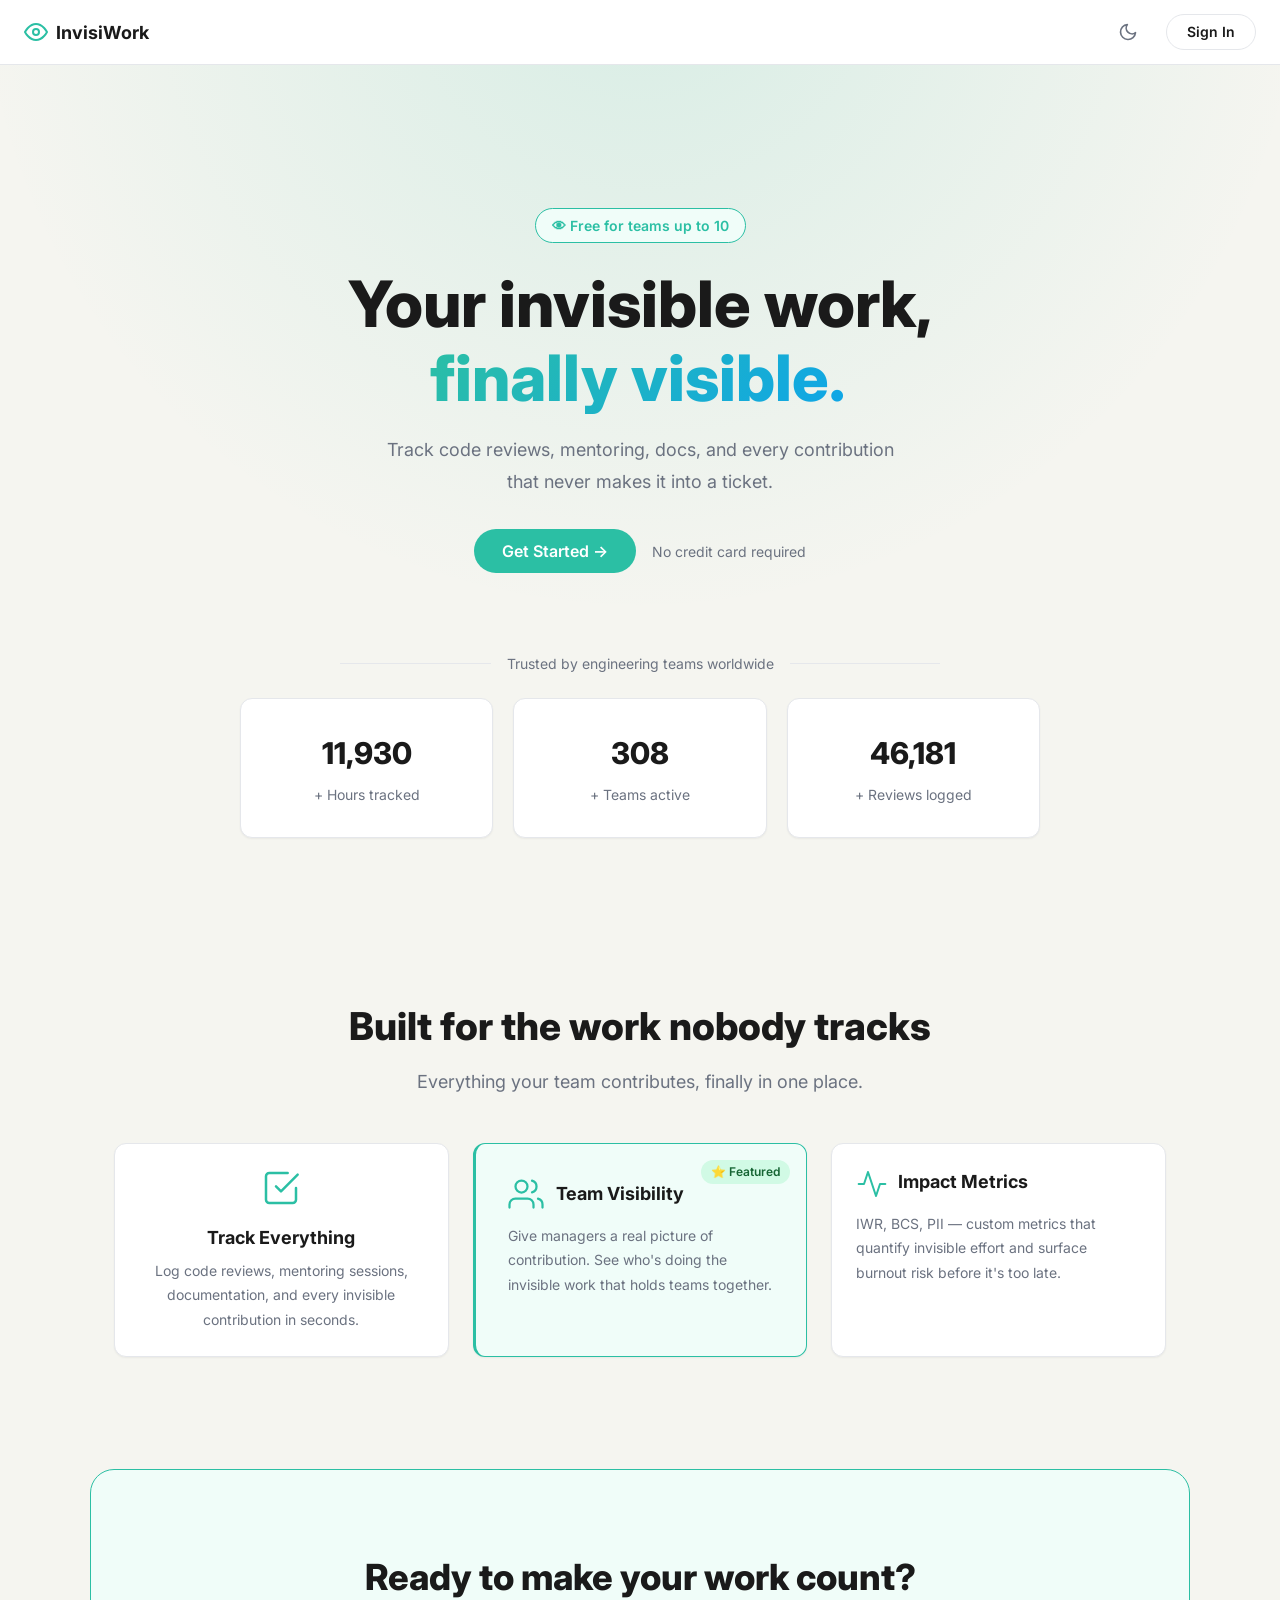
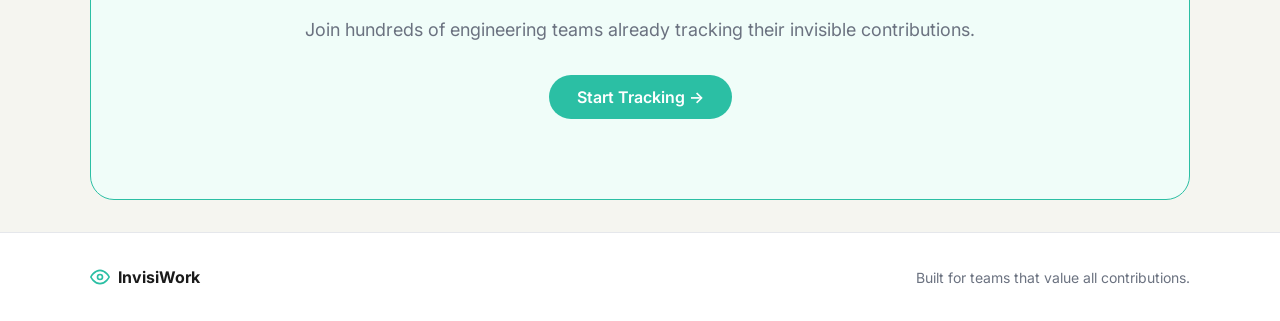
<file: invisiwork/index.html>
<!DOCTYPE html>
<html lang="en">

<head>
  <script>
    // Anti-flicker script: Apply dark mode immediately before page renders
    (function() {
      const savedTheme = localStorage.getItem('invisiwork-theme');
      const prefersDark = window.matchMedia('(prefers-color-scheme: dark)').matches;
      if (savedTheme === 'dark' || (savedTheme === null && prefersDark)) {
        document.documentElement.classList.add('dark');
      }
    })();
  </script>
  <meta charset="UTF-8">
  <meta name="viewport" content="width=device-width, initial-scale=1.0">
  <meta name="description"
    content="InvisiWork — Track invisible developer work like code reviews, mentoring, debugging, and every contribution that never makes it into a ticket.">
  <title>InvisiWork | Make Your Invisible Work Visible</title>

  <!-- CSS (order matters) -->
  <link rel="stylesheet" href="css/variables.css">
  <link rel="stylesheet" href="css/base.css">
  <link rel="stylesheet" href="css/components.css">
  <link rel="stylesheet" href="css/navbar.css">
  <link rel="stylesheet" href="css/landing.css">
</head>

<body>
  <!-- Skip Link -->
  <a href="#main-content" class="skip-link">Skip to main content</a>

  <!-- ═══ NAVBAR (Landing Variant) ═══ -->
  <nav class="navbar" role="navigation" aria-label="Main navigation">
    <a href="index.html" class="navbar__brand">
      <svg width="24" height="24" viewBox="0 0 24 24" fill="none" stroke="var(--color-primary)" stroke-width="2"
        stroke-linecap="round" stroke-linejoin="round" aria-hidden="true">
        <path d="M1 12s4-8 11-8 11 8 11 8-4 8-11 8-11-8-11-8z"></path>
        <circle cx="12" cy="12" r="3"></circle>
      </svg>
      <span class="navbar__brand-name">InvisiWork</span>
    </a>
    <div class="navbar__right">
      <button id="theme-toggle" class="navbar__theme-toggle" aria-label="Switch to dark mode"></button>

      <!--
        FIX #8: "Sign In" now routes to get-started.html?mode=signin
        so returning users see the sign-in form, not the signup form.
        "Get Started" (signup) is a separate CTA in the hero section.
      -->
      <a href="get-started.html?mode=signin" class="btn btn--outline">Sign In</a>
    </div>
  </nav>

  <!-- ═══ MAIN CONTENT ═══ -->
  <main id="main-content">

    <!-- ── HERO SECTION ── -->
    <section class="hero animate-section">
      <div class="hero__container">
        <span class="hero__pill">👁 Free for teams up to 10</span>
        <h1 class="hero__title">
          <span class="hero__title--dark">Your invisible work,</span><br>
          <span class="hero__title--teal">finally visible.</span>
        </h1>
        <p class="hero__sub">Track code reviews, mentoring, docs, and every contribution that never makes it into a
          ticket.</p>
        <div class="hero__cta">
          <!-- This CTA is for new users — routes to signup (no mode param) -->
          <a href="get-started.html" class="btn btn--primary btn--lg">Get Started →</a>
          <span class="hero__cta-note">No credit card required</span>
        </div>
      </div>
    </section>

    <!-- ── STATS ROW ── -->
    <section class="stats-row animate-section">
      <div class="stats-row__label-wrap">
        <span class="stats-row__line"></span>
        <p class="stats-row__label">Trusted by engineering teams worldwide</p>
        <span class="stats-row__line"></span>
      </div>
      <div class="stats-row__grid">
        <div class="card stat-card">
          <div class="stat-card__value" data-target="12400">0</div>
          <div class="stat-card__suffix">+ Hours tracked</div>
        </div>
        <div class="card stat-card">
          <div class="stat-card__value" data-target="320">0</div>
          <div class="stat-card__suffix">+ Teams active</div>
        </div>
        <div class="card stat-card">
          <div class="stat-card__value" data-target="48000">0</div>
          <div class="stat-card__suffix">+ Reviews logged</div>
        </div>
      </div>
    </section>

    <!-- ── FEATURES SECTION ── -->
    <section class="features animate-section">
      <h2 class="features__title">Built for the work nobody tracks</h2>
      <p class="features__sub">Everything your team contributes, finally in one place.</p>
      <div class="features__grid">

        <!-- Card 1 — Track Everything -->
        <div class="card feature-card feature-card--center">
          <div class="feature-card__icon">
            <svg width="40" height="40" viewBox="0 0 24 24" fill="none" stroke="var(--color-primary)" stroke-width="1.5"
              stroke-linecap="round" stroke-linejoin="round" aria-hidden="true">
              <path d="M9 11l3 3L22 4"></path>
              <path d="M21 12v7a2 2 0 0 1-2 2H5a2 2 0 0 1-2-2V5a2 2 0 0 1 2-2h11"></path>
            </svg>
          </div>
          <h3>Track Everything</h3>
          <p>Log code reviews, mentoring sessions, documentation, and every invisible contribution in seconds.</p>
        </div>

        <!-- Card 2 — Team Visibility (Featured) -->
        <div class="card card--teal card--featured feature-card feature-card--featured">
          <span class="feature-card__featured-badge">⭐ Featured</span>
          <div class="feature-card__header-row">
            <svg width="36" height="36" viewBox="0 0 24 24" fill="none" stroke="var(--color-primary)" stroke-width="1.5"
              stroke-linecap="round" stroke-linejoin="round" aria-hidden="true">
              <path d="M17 21v-2a4 4 0 0 0-4-4H5a4 4 0 0 0-4 4v2"></path>
              <circle cx="9" cy="7" r="4"></circle>
              <path d="M23 21v-2a4 4 0 0 0-3-3.87"></path>
              <path d="M16 3.13a4 4 0 0 1 0 7.75"></path>
            </svg>
            <h3>Team Visibility</h3>
          </div>
          <p>Give managers a real picture of contribution. See who's doing the invisible work that holds teams together.
          </p>
        </div>

        <!-- Card 3 — Impact Metrics -->
        <div class="card feature-card feature-card--icon-left">
          <div class="feature-card__header-row">
            <svg width="32" height="32" viewBox="0 0 24 24" fill="none" stroke="var(--color-primary)" stroke-width="1.5"
              stroke-linecap="round" stroke-linejoin="round" aria-hidden="true">
              <polyline points="22 12 18 12 15 21 9 3 6 12 2 12"></polyline>
            </svg>
            <h3>Impact Metrics</h3>
          </div>
          <p>IWR, BCS, PII — custom metrics that quantify invisible effort and surface burnout risk before it's too
            late.</p>
        </div>

      </div>
    </section>

    <!-- ── CTA SECTION ── -->
    <section class="cta-section animate-section">
      <h2>Ready to make your work count?</h2>
      <p>Join hundreds of engineering teams already tracking their invisible contributions.</p>
      <a href="get-started.html" class="btn btn--primary btn--lg">Start Tracking →</a>
    </section>

  </main>

  <!-- ═══ FOOTER ═══ -->
  <footer class="footer">
    <div class="footer__inner">
      <div class="footer__brand">
        <svg width="20" height="20" viewBox="0 0 24 24" fill="none" stroke="var(--color-primary)" stroke-width="2"
          stroke-linecap="round" stroke-linejoin="round" aria-hidden="true">
          <path d="M1 12s4-8 11-8 11 8 11 8-4 8-11 8-11-8-11-8z"></path>
          <circle cx="12" cy="12" r="3"></circle>
        </svg>
        <span class="footer__brand-name">InvisiWork</span>
      </div>
      <p class="footer__tagline">Built for teams that value all contributions.</p>
    </div>
  </footer>

  <!-- ═══ SCRIPTS ═══ -->
  <script src="js/theme.js" type="module"></script>
  <script src="js/navbar.js" type="module"></script>

  <!-- Landing page animations (inline, runs after DOM) -->
  <script type="module">
    import { countUp } from './js/utils.js';

    document.addEventListener('DOMContentLoaded', () => {
      // Stagger animate-in for sections
      const sections = document.querySelectorAll('.animate-section');
      sections.forEach((section, i) => {
        setTimeout(() => {
          section.classList.add('animate-in');
        }, i * 200);
      });

      // Count-up stats after 600ms
      setTimeout(() => {
        const statValues = document.querySelectorAll('.stat-card__value');
        statValues.forEach(el => {
          const target = parseInt(el.getAttribute('data-target'), 10);
          countUp(el, target, 1500);
        });
      }, 600);
    });
  </script>
  <div id="toast-container" class="toast-container"></div>
</body>

</html>
</file>
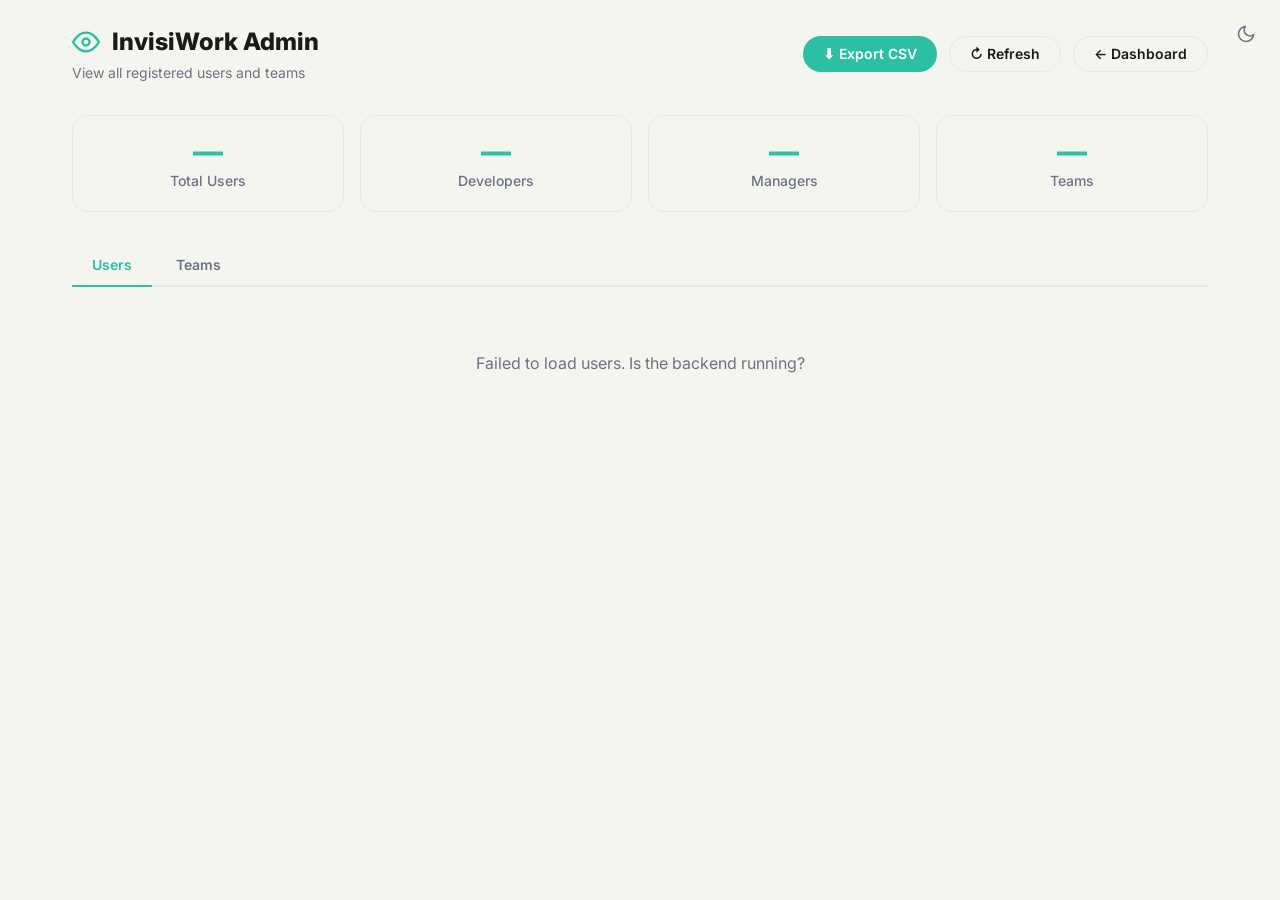
<file: invisiwork/admin.html>
<!DOCTYPE html>
<html lang="en">

<head>
  <script>
    (function() {
      const savedTheme = localStorage.getItem('invisiwork-theme');
      const prefersDark = window.matchMedia('(prefers-color-scheme: dark)').matches;
      if (savedTheme === 'dark' || (savedTheme === null && prefersDark)) {
        document.documentElement.classList.add('dark');
      }
    })();
  </script>
  <meta charset="UTF-8">
  <meta name="viewport" content="width=device-width, initial-scale=1.0">
  <meta name="description" content="InvisiWork — Admin panel to view all registered users and teams.">
  <title>InvisiWork | Admin Panel</title>

  <link rel="stylesheet" href="css/variables.css">
  <link rel="stylesheet" href="css/base.css">
  <link rel="stylesheet" href="css/components.css">

  <style>
    .admin {
      min-height: 100vh;
      background: var(--color-bg);
      padding: var(--space-6) var(--space-8);
      max-width: 1200px;
      margin: 0 auto;
    }

    .admin__header {
      display: flex;
      align-items: center;
      justify-content: space-between;
      margin-bottom: var(--space-8);
      flex-wrap: wrap;
      gap: var(--space-4);
    }

    .admin__header-left {
      display: flex;
      align-items: center;
      gap: var(--space-3);
    }

    .admin__header-left svg {
      color: var(--color-primary);
    }

    .admin__header h1 {
      font-size: var(--font-size-2xl);
      font-weight: var(--font-weight-extrabold);
      color: var(--color-text);
      margin: 0;
    }

    .admin__header p {
      color: var(--color-text-muted);
      font-size: var(--font-size-sm);
      margin: 2px 0 0;
    }

    .admin__actions {
      display: flex;
      gap: var(--space-3);
      flex-wrap: wrap;
    }

    /* ── Stats Row ── */
    .admin__stats {
      display: grid;
      grid-template-columns: repeat(auto-fit, minmax(200px, 1fr));
      gap: var(--space-4);
      margin-bottom: var(--space-8);
    }

    .stat-card {
      background: var(--color-surface);
      border: 1px solid var(--color-border);
      border-radius: var(--radius-lg);
      padding: var(--space-5) var(--space-6);
      text-align: center;
    }

    .stat-card__value {
      font-size: var(--font-size-3xl);
      font-weight: var(--font-weight-extrabold);
      color: var(--color-primary);
      line-height: 1;
      margin-bottom: var(--space-1);
    }

    .stat-card__label {
      font-size: var(--font-size-sm);
      color: var(--color-text-muted);
      font-weight: var(--font-weight-medium);
    }

    /* ── Tabs ── */
    .admin__tabs {
      display: flex;
      gap: var(--space-1);
      margin-bottom: var(--space-6);
      border-bottom: 2px solid var(--color-border);
    }

    .admin__tab {
      padding: var(--space-3) var(--space-5);
      font-size: var(--font-size-sm);
      font-weight: var(--font-weight-semibold);
      color: var(--color-text-muted);
      background: none;
      border: none;
      cursor: pointer;
      border-bottom: 2px solid transparent;
      margin-bottom: -2px;
      transition: all 0.2s ease;
    }

    .admin__tab:hover {
      color: var(--color-text);
    }

    .admin__tab--active {
      color: var(--color-primary);
      border-bottom-color: var(--color-primary);
    }

    /* ── Table ── */
    .admin__table-wrap {
      background: var(--color-surface);
      border: 1px solid var(--color-border);
      border-radius: var(--radius-lg);
      overflow-x: auto;
    }

    .admin__table {
      width: 100%;
      border-collapse: collapse;
      font-size: var(--font-size-sm);
    }

    .admin__table thead {
      background: var(--color-bg);
    }

    .admin__table th {
      padding: var(--space-3) var(--space-4);
      text-align: left;
      font-weight: var(--font-weight-semibold);
      color: var(--color-text-muted);
      font-size: var(--font-size-xs);
      text-transform: uppercase;
      letter-spacing: 0.05em;
      border-bottom: 1px solid var(--color-border);
      white-space: nowrap;
    }

    .admin__table td {
      padding: var(--space-3) var(--space-4);
      color: var(--color-text);
      border-bottom: 1px solid var(--color-border);
      white-space: nowrap;
    }

    .admin__table tbody tr:hover {
      background: var(--color-primary-light);
    }

    .admin__table tbody tr:last-child td {
      border-bottom: none;
    }

    /* ── Role Badge ── */
    .badge {
      display: inline-block;
      padding: 2px 10px;
      border-radius: 999px;
      font-size: var(--font-size-xs);
      font-weight: var(--font-weight-semibold);
      text-transform: capitalize;
    }

    .badge--developer {
      background: rgba(99, 179, 237, 0.15);
      color: #63b3ed;
    }

    .badge--manager {
      background: rgba(72, 187, 120, 0.15);
      color: #48bb78;
    }

    /* ── Team Code Badge ── */
    .team-code {
      font-family: 'SF Mono', 'Fira Code', monospace;
      font-size: var(--font-size-xs);
      background: var(--color-bg);
      padding: 2px 8px;
      border-radius: var(--radius-sm);
      border: 1px solid var(--color-border);
      letter-spacing: 0.1em;
    }

    .team-code--none {
      color: var(--color-text-muted);
      font-style: italic;
      font-family: inherit;
      background: none;
      border: none;
      padding: 0;
      letter-spacing: normal;
    }

    /* ── Loading ── */
    .admin__loading {
      text-align: center;
      padding: var(--space-10);
      color: var(--color-text-muted);
    }

    /* ── Empty State ── */
    .admin__empty {
      text-align: center;
      padding: var(--space-10);
      color: var(--color-text-muted);
    }

    /* ── Theme Toggle ── */
    .admin__theme-toggle {
      position: fixed;
      top: var(--space-4);
      right: var(--space-4);
      background: none;
      border: none;
      padding: var(--space-2);
      color: var(--color-text-muted);
      border-radius: var(--radius-sm);
      cursor: pointer;
      z-index: 10;
    }

    .admin__theme-toggle:hover {
      color: var(--color-primary);
      background: var(--color-primary-light);
    }

    /* ── Responsive ── */
    @media (max-width: 768px) {
      .admin { padding: var(--space-4); }
      .admin__header { flex-direction: column; align-items: flex-start; }
    }
  </style>
</head>

<body>
  <button id="theme-toggle" class="admin__theme-toggle" aria-label="Switch to dark mode"></button>

  <div class="admin">

    <!-- Header -->
    <div class="admin__header">
      <div>
        <div class="admin__header-left">
          <svg width="28" height="28" viewBox="0 0 24 24" fill="none" stroke="currentColor" stroke-width="2"
            stroke-linecap="round" stroke-linejoin="round">
            <path d="M1 12s4-8 11-8 11 8 11 8-4 8-11 8-11-8-11-8z"></path>
            <circle cx="12" cy="12" r="3"></circle>
          </svg>
          <h1>InvisiWork Admin</h1>
        </div>
        <p>View all registered users and teams</p>
      </div>
      <div class="admin__actions">
        <button id="export-csv-btn" class="btn btn--primary btn--sm">
          ⬇ Export CSV
        </button>
        <button id="refresh-btn" class="btn btn--outline btn--sm">
          ↻ Refresh
        </button>
        <a href="dashboard.html" class="btn btn--outline btn--sm" style="text-decoration:none">
          ← Dashboard
        </a>
      </div>
    </div>

    <!-- Stats -->
    <div class="admin__stats">
      <div class="stat-card">
        <div class="stat-card__value" id="stat-users">—</div>
        <div class="stat-card__label">Total Users</div>
      </div>
      <div class="stat-card">
        <div class="stat-card__value" id="stat-developers">—</div>
        <div class="stat-card__label">Developers</div>
      </div>
      <div class="stat-card">
        <div class="stat-card__value" id="stat-managers">—</div>
        <div class="stat-card__label">Managers</div>
      </div>
      <div class="stat-card">
        <div class="stat-card__value" id="stat-teams">—</div>
        <div class="stat-card__label">Teams</div>
      </div>
    </div>

    <!-- Tabs -->
    <div class="admin__tabs">
      <button class="admin__tab admin__tab--active" data-tab="users">Users</button>
      <button class="admin__tab" data-tab="teams">Teams</button>
    </div>

    <!-- Users Table -->
    <div id="users-panel">
      <div class="admin__loading" id="users-loading">Loading users...</div>
      <div class="admin__table-wrap" id="users-table-wrap" style="display:none">
        <table class="admin__table">
          <thead>
            <tr>
              <th>#</th>
              <th>Name</th>
              <th>Email</th>
              <th>Role</th>
              <th>Team Code</th>
              <th>Created</th>
              <th>Last Login</th>
            </tr>
          </thead>
          <tbody id="users-tbody"></tbody>
        </table>
      </div>
    </div>

    <!-- Teams Table -->
    <div id="teams-panel" style="display:none">
      <div class="admin__loading" id="teams-loading">Loading teams...</div>
      <div class="admin__table-wrap" id="teams-table-wrap" style="display:none">
        <table class="admin__table">
          <thead>
            <tr>
              <th>#</th>
              <th>Team Name</th>
              <th>Code</th>
              <th>Manager</th>
              <th>Members</th>
              <th>Created</th>
            </tr>
          </thead>
          <tbody id="teams-tbody"></tbody>
        </table>
      </div>
    </div>

  </div>

  <script src="js/theme.js" type="module"></script>
  <script type="module">
    const API = 'http://localhost:5000/api/admin';

    let usersData = [];
    let teamsData = [];

    async function loadUsers() {
      const loading = document.getElementById('users-loading');
      const wrap = document.getElementById('users-table-wrap');
      const tbody = document.getElementById('users-tbody');

      try {
        const res = await fetch(`${API}/users`);
        const data = await res.json();
        usersData = data.users || [];

        // Stats
        document.getElementById('stat-users').textContent = data.total;
        document.getElementById('stat-developers').textContent =
          usersData.filter(u => u.role === 'developer').length;
        document.getElementById('stat-managers').textContent =
          usersData.filter(u => u.role === 'manager').length;

        // Render table
        tbody.innerHTML = '';
        usersData.forEach((u, i) => {
          const tr = document.createElement('tr');
          tr.innerHTML = `
            <td>${i + 1}</td>
            <td><strong>${esc(u.name)}</strong></td>
            <td>${esc(u.email)}</td>
            <td><span class="badge badge--${u.role}">${u.role}</span></td>
            <td>${u.team_id ? `<span class="team-code">${esc(u.team_id)}</span>` : '<span class="team-code--none">No team</span>'}</td>
            <td>${formatDate(u.created_at)}</td>
            <td>${u.last_login ? formatDate(u.last_login) : '—'}</td>
          `;
          tbody.appendChild(tr);
        });

        loading.style.display = 'none';
        wrap.style.display = 'block';
      } catch (e) {
        loading.textContent = 'Failed to load users. Is the backend running?';
      }
    }

    async function loadTeams() {
      const loading = document.getElementById('teams-loading');
      const wrap = document.getElementById('teams-table-wrap');
      const tbody = document.getElementById('teams-tbody');

      try {
        const res = await fetch(`${API}/teams`);
        const data = await res.json();
        teamsData = data.teams || [];

        document.getElementById('stat-teams').textContent = data.total;

        tbody.innerHTML = '';
        teamsData.forEach((t, i) => {
          const tr = document.createElement('tr');
          tr.innerHTML = `
            <td>${i + 1}</td>
            <td><strong>${esc(t.name)}</strong></td>
            <td><span class="team-code">${esc(t.code)}</span></td>
            <td>${esc(t.manager_name)} (${esc(t.manager_email)})</td>
            <td>${t.member_count}</td>
            <td>${formatDate(t.created_at)}</td>
          `;
          tbody.appendChild(tr);
        });

        loading.style.display = 'none';
        wrap.style.display = 'block';
      } catch (e) {
        loading.textContent = 'Failed to load teams. Is the backend running?';
      }
    }

    // Tab switching
    document.querySelectorAll('.admin__tab').forEach(tab => {
      tab.addEventListener('click', () => {
        document.querySelectorAll('.admin__tab').forEach(t => t.classList.remove('admin__tab--active'));
        tab.classList.add('admin__tab--active');

        const target = tab.dataset.tab;
        document.getElementById('users-panel').style.display = target === 'users' ? 'block' : 'none';
        document.getElementById('teams-panel').style.display = target === 'teams' ? 'block' : 'none';
      });
    });

    // CSV Export
    document.getElementById('export-csv-btn').addEventListener('click', () => {
      window.open(`${API}/export/csv`, '_blank');
    });

    // Refresh
    document.getElementById('refresh-btn').addEventListener('click', () => {
      loadUsers();
      loadTeams();
    });

    // Helpers
    function esc(str) {
      if (!str) return '';
      const d = document.createElement('div');
      d.textContent = str;
      return d.innerHTML;
    }

    function formatDate(iso) {
      if (!iso) return '—';
      const d = new Date(iso);
      return d.toLocaleDateString('en-IN', {
        year: 'numeric', month: 'short', day: 'numeric',
        hour: '2-digit', minute: '2-digit'
      });
    }

    // Load on page open
    loadUsers();
    loadTeams();
  </script>
  <div id="toast-container" class="toast-container"></div>
</body>

</html>
</file>
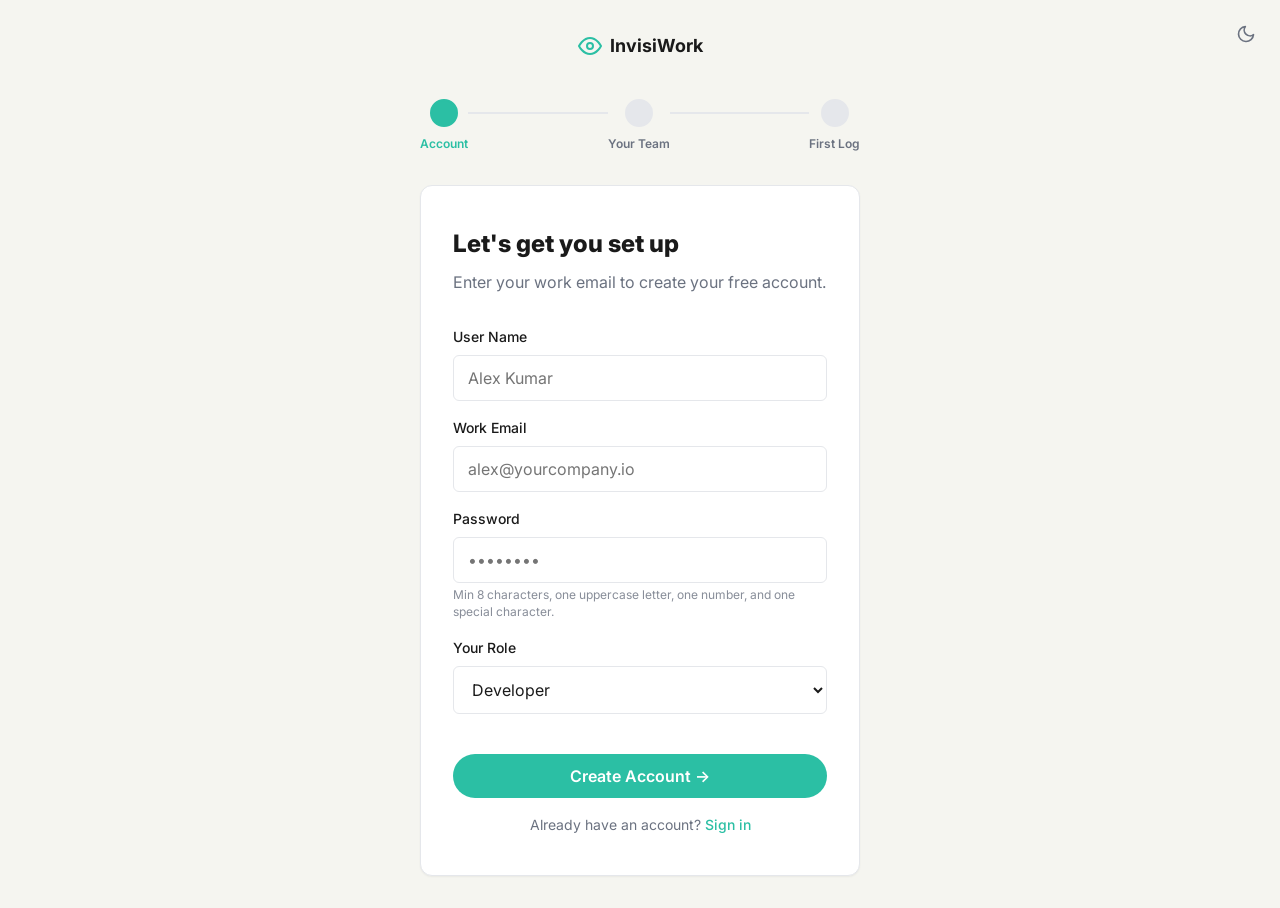
<file: invisiwork/get-started.html>
<!DOCTYPE html>
<html lang="en">

<head>
  <script>
    // Anti-flicker script: Apply dark mode immediately before page renders
    (function() {
      const savedTheme = localStorage.getItem('invisiwork-theme');
      const prefersDark = window.matchMedia('(prefers-color-scheme: dark)').matches;
      if (savedTheme === 'dark' || (savedTheme === null && prefersDark)) {
        document.documentElement.classList.add('dark');
      }
    })();
  </script>
  <meta charset="UTF-8">
  <meta name="viewport" content="width=device-width, initial-scale=1.0">
  <meta name="description"
    content="InvisiWork — Create your free account or sign in to continue tracking your invisible work contributions.">
  <title>InvisiWork | Get Started</title>

  <!-- CSS -->
  <link rel="stylesheet" href="css/variables.css">
  <link rel="stylesheet" href="css/base.css">
  <link rel="stylesheet" href="css/components.css">

  <style>
    /* ── Onboarding Page Specific Styles ── */
    .onboarding {
      min-height: 100vh;
      background: var(--color-bg);
      display: flex;
      flex-direction: column;
      align-items: center;
      padding: var(--space-8) var(--space-6);
    }

    .onboarding__logo {
      display: flex;
      align-items: center;
      gap: var(--space-2);
      text-decoration: none;
      margin-bottom: var(--space-10);
    }

    .onboarding__logo-text {
      font-weight: var(--font-weight-bold);
      font-size: var(--font-size-lg);
      color: var(--color-text);
    }

    /* ── Step Indicator ── */
    .steps {
      display: flex;
      align-items: center;
      justify-content: center;
      gap: 0;
      margin: 0 0 32px;
      width: 100%;
      max-width: 440px;
    }

    .step {
      display: flex;
      flex-direction: column;
      align-items: center;
      gap: 8px;
      font-size: var(--font-size-xs);
      font-weight: var(--font-weight-semibold);
      color: var(--color-text-muted);
    }

    .step__dot {
      width: 28px;
      height: 28px;
      border-radius: 50%;
      background: var(--color-border);
      border: 2px solid var(--color-border);
      display: block;
      transition: background var(--transition-base), border-color var(--transition-base);
    }

    .step--active .step__dot {
      background: var(--color-primary);
      border-color: var(--color-primary);
    }

    .step--active span {
      color: var(--color-primary);
    }

    .step__line {
      flex: 1;
      height: 2px;
      background: var(--color-border);
      min-width: 48px;
      align-self: flex-start;
      margin-top: 13px;
    }

    /* ── Card ── */
    .onboarding__card {
      max-width: 440px;
      width: 100%;
      margin: 0 auto;
      padding: var(--space-10) var(--space-8);
    }

    .onboarding__card h1 {
      font-size: var(--font-size-2xl);
      font-weight: var(--font-weight-extrabold);
      margin-bottom: var(--space-2);
      color: var(--color-text);
    }

    .onboarding__card .onboarding__sub {
      color: var(--color-text-muted);
      margin-bottom: var(--space-8);
      font-size: var(--font-size-base);
    }

    .onboarding__label {
      font-size: var(--font-size-sm);
      font-weight: var(--font-weight-medium);
      display: block;
      margin-bottom: var(--space-2);
      color: var(--color-text);
    }

    .onboarding__field {
      margin-bottom: var(--space-4);
    }

    /* ── FIX #8: Mode switcher at bottom of card ── */
    .onboarding__switch {
      text-align: center;
      margin-top: var(--space-4);
      font-size: var(--font-size-sm);
      color: var(--color-text-muted);
    }

    .onboarding__switch a {
      color: var(--color-primary);
      font-weight: var(--font-weight-medium);
    }

    .onboarding__switch a:hover {
      text-decoration: underline;
    }

    /* ── Divider between auth modes ── */
    .onboarding__divider {
      display: flex;
      align-items: center;
      gap: var(--space-3);
      margin: var(--space-6) 0;
    }

    .onboarding__divider::before,
    .onboarding__divider::after {
      content: '';
      flex: 1;
      height: 1px;
      background: var(--color-border);
    }

    .onboarding__divider span {
      font-size: var(--font-size-xs);
      color: var(--color-text-muted);
      white-space: nowrap;
    }

    /* ── Theme Toggle (top right corner) ── */
    .onboarding__theme-toggle {
      position: fixed;
      top: var(--space-4);
      right: var(--space-4);
      background: none;
      border: none;
      padding: var(--space-2);
      color: var(--color-text-muted);
      border-radius: var(--radius-sm);
      cursor: pointer;
      z-index: 10;
    }

    .onboarding__theme-toggle:hover {
      color: var(--color-primary);
      background: var(--color-primary-light);
    }

    /* ── Password Requirements Hint ── */
    .password-hint {
      font-size: var(--font-size-xs);
      color: var(--color-text-muted);
      margin-top: var(--space-1, 4px);
      line-height: 1.4;
      opacity: 0.8;
    }
  </style>
</head>

<body>
  <!-- Skip Link -->
  <a href="#main-content" class="skip-link">Skip to main content</a>

  <!-- Theme Toggle -->
  <button id="theme-toggle" class="onboarding__theme-toggle" aria-label="Switch to dark mode"></button>

  <div class="onboarding" id="main-content">

    <!-- Logo -->
    <a href="index.html" class="onboarding__logo">
      <svg width="24" height="24" viewBox="0 0 24 24" fill="none" stroke="var(--color-primary)" stroke-width="2"
        stroke-linecap="round" stroke-linejoin="round" aria-hidden="true">
        <path d="M1 12s4-8 11-8 11 8 11 8-4 8-11 8-11-8-11-8z"></path>
        <circle cx="12" cy="12" r="3"></circle>
      </svg>
      <span class="onboarding__logo-text">InvisiWork</span>
    </a>

    <!--
      FIX #8: Step indicator is hidden by onboarding.js when mode=signin.
      In signup mode it stays visible as before.
    -->
    <div class="steps">
      <div class="step step--active">
        <span class="step__dot"></span>
        <span>Account</span>
      </div>
      <div class="step__line"></div>
      <div class="step">
        <span class="step__dot"></span>
        <span>Your Team</span>
      </div>
      <div class="step__line"></div>
      <div class="step">
        <span class="step__dot"></span>
        <span>First Log</span>
      </div>
    </div>

    <!-- Card -->
    <div class="card onboarding__card">

      <!-- Heading + subtitle — swapped by onboarding.js in signin mode -->
      <h1>Let's get you set up</h1>
      <p class="onboarding__sub">Enter your work email to create your free account.</p>

      <!--
        FIX #8 + #12: Name field wrapped in a div so onboarding.js can
        hide the entire block (label + input + error) in signin mode.
        Also added id="name-error" for the validation message.
      -->
      <div class="onboarding__field" id="name-field">
        <label for="name" class="onboarding__label">User Name</label>
        <input id="name" type="text" class="input" placeholder="Alex Kumar" autocomplete="name">
        <p class="error-msg" id="name-error" style="display:none"></p>
      </div>

      <!-- Email field — shown in both modes -->
      <div class="onboarding__field">
        <label for="email" class="onboarding__label">Work Email</label>
        <input id="email" type="email" class="input" placeholder="alex@yourcompany.io" autocomplete="email">
        <p class="error-msg" id="email-error" style="display:none"></p>
      </div>

      <!-- Password field — shown in both modes -->
      <div class="onboarding__field">
        <label for="password" class="onboarding__label">Password</label>
        <input id="password" type="password" class="input" placeholder="••••••••" autocomplete="current-password">
        <p class="error-msg" id="password-error" style="display:none"></p>
        <p class="password-hint" id="password-hint">Min 8 characters, one uppercase letter, one number, and one special character.</p>
      </div>

      <!-- Role Selection -->
      <div class="onboarding__field" id="role-field">
        <label for="role" class="onboarding__label">Your Role</label>
        <select id="role" class="input">
          <option value="developer">Developer</option>
          <option value="manager">Manager / Team Lead</option>
        </select>
      </div>

      <button id="create-btn" class="btn btn--primary btn--full btn--lg" style="margin-top:var(--space-6)">
        Create Account →
      </button>

      <!--
        FIX #8: Switch-mode link.
        Text + href are swapped by onboarding.js when mode=signin:
          Signup  → "Already have an account? Sign in"
          Signin  → "Don't have an account? Sign up"
      -->
      <p class="onboarding__switch">
        <span id="switch-mode-text">Already have an account?</span>
        <a id="switch-mode-link" href="get-started.html?mode=signin">Sign in</a>
      </p>

    </div>
  </div>

  <!-- ═══ SCRIPTS ═══ -->
  <script src="js/theme.js" type="module"></script>
  <script src="js/onboarding.js" type="module"></script>
  <div id="toast-container" class="toast-container"></div>
</body>

</html>
</file>
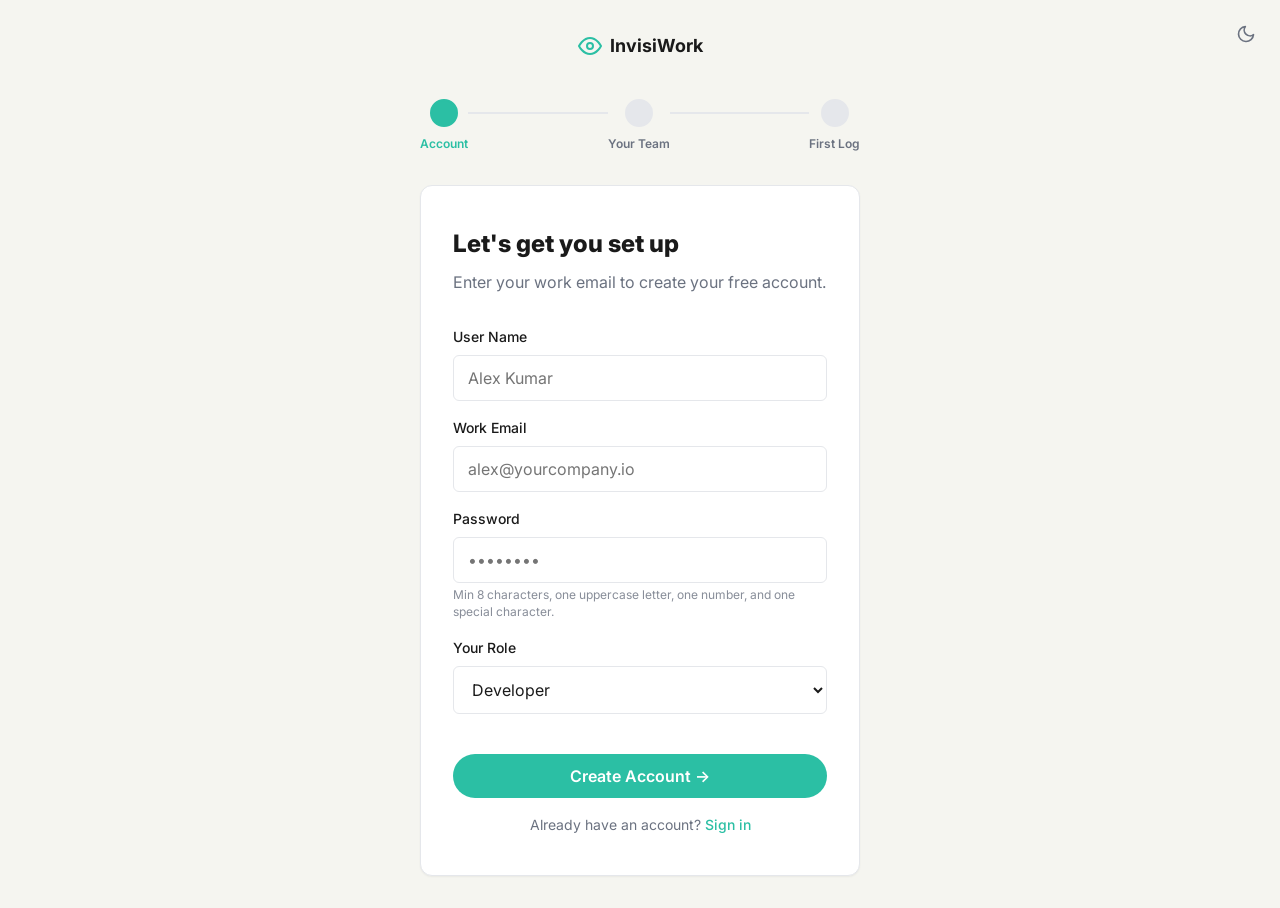
<file: invisiwork/join-team.html>
<!DOCTYPE html>
<html lang="en">

<head>
  <script>
    // Anti-flicker script: Apply dark mode immediately before page renders
    (function() {
      const savedTheme = localStorage.getItem('invisiwork-theme');
      const prefersDark = window.matchMedia('(prefers-color-scheme: dark)').matches;
      if (savedTheme === 'dark' || (savedTheme === null && prefersDark)) {
        document.documentElement.classList.add('dark');
      }
    })();
  </script>
  <meta charset="UTF-8">
  <meta name="viewport" content="width=device-width, initial-scale=1.0">
  <meta name="description"
    content="InvisiWork — Join your team by entering the team code provided by your manager.">
  <title>InvisiWork | Join Team</title>

  <!-- CSS -->
  <link rel="stylesheet" href="css/variables.css">
  <link rel="stylesheet" href="css/base.css">
  <link rel="stylesheet" href="css/components.css">

  <style>
    .onboarding {
      min-height: 100vh;
      background: var(--color-bg);
      display: flex;
      flex-direction: column;
      align-items: center;
      padding: var(--space-8) var(--space-6);
    }

    .onboarding__logo {
      display: flex;
      align-items: center;
      gap: var(--space-2);
      text-decoration: none;
      margin-bottom: var(--space-10);
    }

    .onboarding__logo-text {
      font-weight: var(--font-weight-bold);
      font-size: var(--font-size-lg);
      color: var(--color-text);
    }

    /* ── Step Indicator ── */
    .steps {
      display: flex;
      align-items: center;
      justify-content: center;
      gap: 0;
      margin: 0 0 32px;
      width: 100%;
      max-width: 440px;
    }

    .step {
      display: flex;
      flex-direction: column;
      align-items: center;
      gap: 8px;
      font-size: var(--font-size-xs);
      font-weight: var(--font-weight-semibold);
      color: var(--color-text-muted);
    }

    .step__dot {
      width: 28px;
      height: 28px;
      border-radius: 50%;
      background: var(--color-border);
      border: 2px solid var(--color-border);
      display: block;
      transition: background var(--transition-base), border-color var(--transition-base);
    }

    .step--done .step__dot {
      background: var(--color-primary);
      border-color: var(--color-primary);
    }

    .step--done span { color: var(--color-primary); }

    .step--active .step__dot {
      background: transparent;
      border-color: var(--color-primary);
    }

    .step--active span { color: var(--color-primary); }

    .step__line {
      flex: 1;
      height: 2px;
      background: var(--color-border);
      min-width: 48px;
      align-self: flex-start;
      margin-top: 13px;
    }

    .step__line--done {
      background: var(--color-primary);
    }

    /* ── Card ── */
    .onboarding__card {
      max-width: 440px;
      width: 100%;
      margin: 0 auto;
      padding: var(--space-10) var(--space-8);
    }

    .onboarding__card h1 {
      font-size: var(--font-size-2xl);
      font-weight: var(--font-weight-extrabold);
      margin-bottom: var(--space-2);
      color: var(--color-text);
    }

    .onboarding__card .onboarding__sub {
      color: var(--color-text-muted);
      margin-bottom: var(--space-8);
      font-size: var(--font-size-base);
    }

    .onboarding__label {
      font-size: var(--font-size-sm);
      font-weight: var(--font-weight-medium);
      display: block;
      margin-bottom: var(--space-2);
      color: var(--color-text);
    }

    .onboarding__field {
      margin-bottom: var(--space-4);
    }

    /* ── Team Code Input (large, centered, monospace) ── */
    .team-code-input {
      text-align: center;
      font-family: 'SF Mono', 'Fira Code', 'Courier New', monospace;
      font-size: var(--font-size-2xl);
      font-weight: var(--font-weight-bold);
      letter-spacing: 0.3em;
      text-transform: uppercase;
      padding: var(--space-4) var(--space-3);
    }

    /* ── Success State ── */
    .join-success {
      text-align: center;
      padding: var(--space-6) 0;
      display: none;
    }

    .join-success__icon {
      width: 64px;
      height: 64px;
      border-radius: 50%;
      background: var(--color-primary);
      margin: 0 auto var(--space-4);
      display: flex;
      align-items: center;
      justify-content: center;
      animation: popIn 0.5s cubic-bezier(0.34, 1.56, 0.64, 1);
    }

    @keyframes popIn {
      from { transform: scale(0); opacity: 0; }
      to { transform: scale(1); opacity: 1; }
    }

    .join-success__icon svg {
      width: 32px;
      height: 32px;
      stroke: white;
      stroke-width: 3;
      fill: none;
    }

    .join-success h2 {
      font-size: var(--font-size-xl);
      font-weight: var(--font-weight-bold);
      color: var(--color-text);
      margin-bottom: var(--space-2);
    }

    .join-success p {
      color: var(--color-text-muted);
      margin-bottom: var(--space-6);
    }

    .join-success__team-name {
      color: var(--color-primary);
      font-weight: var(--font-weight-semibold);
    }

    /* ── Skip Link ── */
    .onboarding__skip {
      text-align: center;
      margin-top: var(--space-4);
      font-size: var(--font-size-sm);
      color: var(--color-text-muted);
    }

    .onboarding__skip a {
      color: var(--color-text-muted);
      text-decoration: underline;
      text-underline-offset: 3px;
    }

    .onboarding__skip a:hover {
      color: var(--color-primary);
    }

    /* ── Theme Toggle ── */
    .onboarding__theme-toggle {
      position: fixed;
      top: var(--space-4);
      right: var(--space-4);
      background: none;
      border: none;
      padding: var(--space-2);
      color: var(--color-text-muted);
      border-radius: var(--radius-sm);
      cursor: pointer;
      z-index: 10;
    }

    .onboarding__theme-toggle:hover {
      color: var(--color-primary);
      background: var(--color-primary-light);
    }
  </style>
</head>

<body>
  <!-- Skip Link -->
  <a href="#main-content" class="skip-link">Skip to main content</a>

  <!-- Theme Toggle -->
  <button id="theme-toggle" class="onboarding__theme-toggle" aria-label="Switch to dark mode"></button>

  <div class="onboarding" id="main-content">

    <!-- Logo -->
    <a href="index.html" class="onboarding__logo">
      <svg width="24" height="24" viewBox="0 0 24 24" fill="none" stroke="var(--color-primary)" stroke-width="2"
        stroke-linecap="round" stroke-linejoin="round" aria-hidden="true">
        <path d="M1 12s4-8 11-8 11 8 11 8-4 8-11 8-11-8-11-8z"></path>
        <circle cx="12" cy="12" r="3"></circle>
      </svg>
      <span class="onboarding__logo-text">InvisiWork</span>
    </a>

    <!-- Step Indicator -->
    <div class="steps">
      <div class="step step--done">
        <span class="step__dot"></span>
        <span>Account</span>
      </div>
      <div class="step__line step__line--done"></div>
      <div class="step step--active">
        <span class="step__dot"></span>
        <span>Your Team</span>
      </div>
      <div class="step__line"></div>
      <div class="step">
        <span class="step__dot"></span>
        <span>First Log</span>
      </div>
    </div>

    <!-- Card -->
    <div class="card onboarding__card">

      <!-- Form State -->
      <div id="form-state">
        <h1>Join your team</h1>
        <p class="onboarding__sub">Enter the team code your manager shared with you.</p>

        <div class="onboarding__field">
          <label for="team-code" class="onboarding__label">Team Code</label>
          <input id="team-code" type="text" class="input team-code-input" placeholder="ABC123"
                 maxlength="6" autocomplete="off" spellcheck="false">
          <p class="error-msg" id="code-error" style="display:none"></p>
        </div>

        <div id="global-error" style="color:var(--color-danger); font-size:var(--font-size-sm); text-align:center; margin-bottom:var(--space-4); min-height:1.2em;"></div>

        <button id="join-btn" class="btn btn--primary btn--full btn--lg">
          Join Team →
        </button>

        <p class="onboarding__skip">
          <a href="dashboard.html" id="skip-link">Skip for now →</a>
        </p>
      </div>

      <!-- Success State (hidden by default) -->
      <div id="success-state" class="join-success">
        <div class="join-success__icon">
          <svg viewBox="0 0 24 24">
            <polyline points="20 6 9 17 4 12"></polyline>
          </svg>
        </div>
        <h2>You're in! 🎉</h2>
        <p>You've joined <span id="team-name-display" class="join-success__team-name"></span></p>
        <button id="continue-btn" class="btn btn--primary btn--full btn--lg">
          Go to Dashboard →
        </button>
      </div>

    </div>
  </div>

  <!-- ═══ SCRIPTS ═══ -->
  <script src="js/theme.js" type="module"></script>
  <script src="js/join-team.js" type="module"></script>
  <div id="toast-container" class="toast-container"></div>
</body>

</html>
</file>
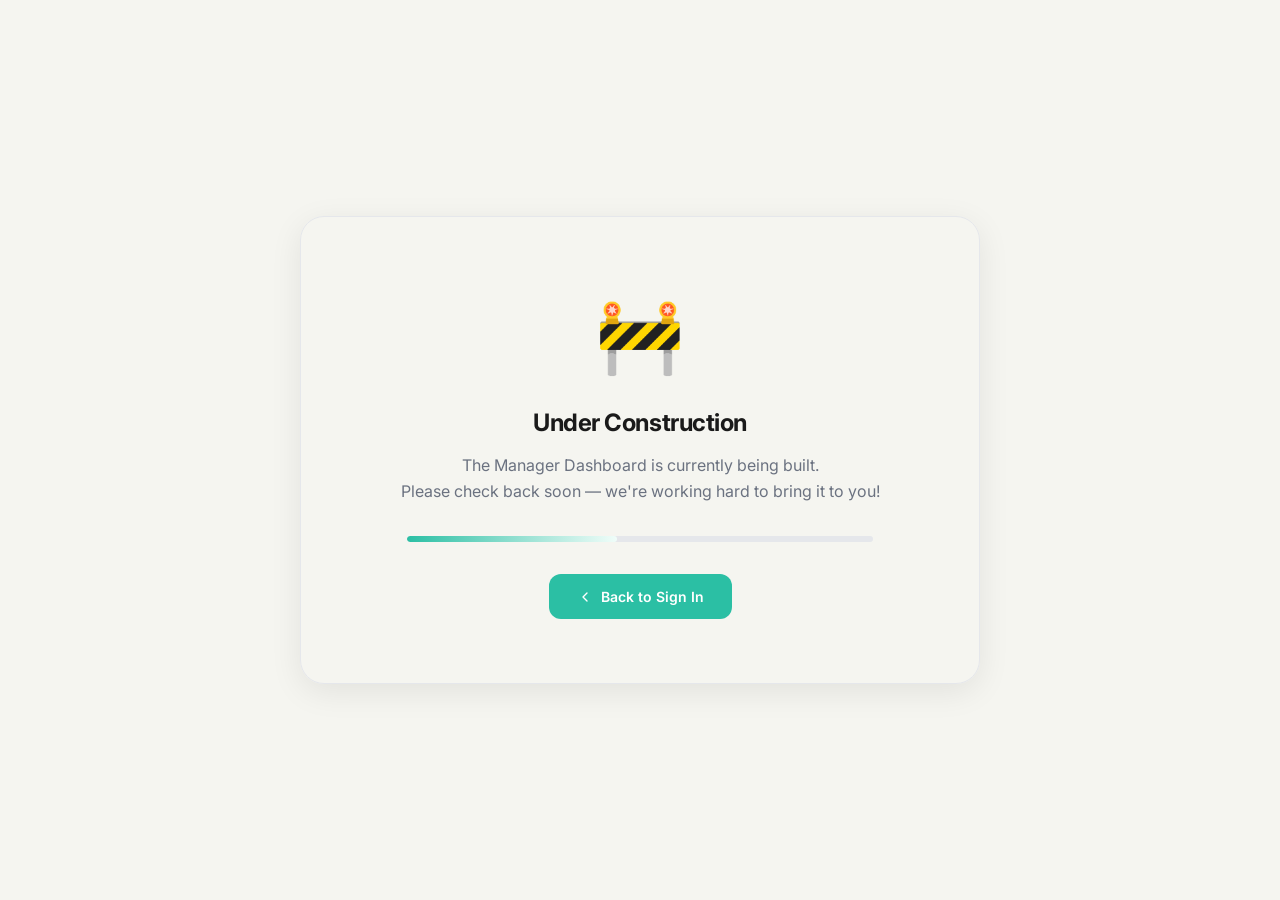
<file: invisiwork/under-construction.html>
<!DOCTYPE html>
<html lang="en">

<head>
  <script>
    (function() {
      const savedTheme = localStorage.getItem('invisiwork-theme');
      const prefersDark = window.matchMedia('(prefers-color-scheme: dark)').matches;
      if (savedTheme === 'dark' || (savedTheme === null && prefersDark)) {
        document.documentElement.classList.add('dark');
      }
    })();
  </script>
  <meta charset="UTF-8">
  <meta name="viewport" content="width=device-width, initial-scale=1.0">
  <meta name="description" content="InvisiWork — Manager Dashboard is under construction.">
  <title>InvisiWork | Under Construction</title>

  <link rel="stylesheet" href="css/variables.css">
  <link rel="stylesheet" href="css/base.css">

  <style>
    .uc-page {
      min-height: 100vh;
      display: flex;
      align-items: center;
      justify-content: center;
      background: var(--color-bg);
      padding: var(--space-8);
    }

    .uc-card {
      text-align: center;
      max-width: 680px;
      width: 100%;
      padding: 64px 48px;
      border-radius: var(--radius-xl);
      background: var(--color-surface);
      border: 1px solid var(--color-border);
      box-shadow: 0 8px 32px rgba(0,0,0,0.08);
      animation: uc-fadeUp 0.6s ease-out both;
    }

    @keyframes uc-fadeUp {
      from { opacity: 0; transform: translateY(24px); }
      to   { opacity: 1; transform: translateY(0); }
    }

    .uc-icon {
      font-size: 4.5rem;
      margin-bottom: var(--space-4);
    }

    @keyframes uc-bounce {
      0%, 100% { transform: translateY(0); }
      50%      { transform: translateY(-10px); }
    }

    .uc-title {
      font-size: var(--font-size-2xl);
      font-weight: 700;
      color: var(--color-text);
      margin-bottom: var(--space-3);
      letter-spacing: -0.02em;
    }

    .uc-subtitle {
      font-size: var(--font-size-base);
      color: var(--color-text-muted);
      line-height: 1.6;
      margin-bottom: var(--space-8);
    }

    .uc-bar-track {
      width: 80%;
      margin: 0 auto var(--space-8);
      height: 6px;
      border-radius: 999px;
      background: var(--color-border);
      overflow: hidden;
    }

    .uc-bar-fill {
      width: 45%;
      height: 100%;
      border-radius: 999px;
      background: linear-gradient(90deg, var(--color-primary), var(--color-primary-light, #6ee7b7));
      animation: uc-progress 2.5s ease-in-out infinite alternate;
    }

    @keyframes uc-progress {
      from { width: 25%; }
      to   { width: 70%; }
    }

    .uc-back-btn {
      display: inline-flex;
      align-items: center;
      gap: 8px;
      padding: 12px 28px;
      border-radius: var(--radius-md);
      background: var(--color-primary);
      color: #fff;
      font-weight: 600;
      font-size: var(--font-size-sm);
      text-decoration: none;
      border: none;
      cursor: pointer;
      transition: background 0.2s, transform 0.15s;
    }

    .uc-back-btn:hover {
      background: var(--color-primary-hover, #059669);
      transform: translateY(-1px);
    }
  </style>
</head>

<body>
  <div class="uc-page">
    <div class="uc-card">
      <div class="uc-icon">🚧</div>
      <h1 class="uc-title">Under Construction</h1>
      <p class="uc-subtitle">
        The Manager Dashboard is currently being built.<br>
        Please check back soon — we're working hard to bring it to you!
      </p>
      <div class="uc-bar-track">
        <div class="uc-bar-fill"></div>
      </div>
      <a href="get-started.html" class="uc-back-btn">
        <svg width="16" height="16" viewBox="0 0 24 24" fill="none" stroke="currentColor" stroke-width="2" stroke-linecap="round" stroke-linejoin="round"><polyline points="15 18 9 12 15 6"></polyline></svg>
        Back to Sign In
      </a>
    </div>
  </div>

  <script src="js/theme.js" type="module"></script>
  <div id="toast-container" class="toast-container"></div>
</body>

</html>
</file>
<file: invisiwork/css/variables.css>
/* ═══════════════════════════════════════════════════════════════
   INVISIWORK — DESIGN TOKENS (Single Source of Truth)
   Every other CSS file references ONLY these variables.
   ═══════════════════════════════════════════════════════════════ */

:root {
  /* ── Color — Light Mode ── */
  --color-bg: #f5f5f0;
  --color-bg-secondary: #eeede8;
  --color-card: #ffffff;
  --color-card-tint: #f0fdf9;
  --color-primary: #2bbfa4;
  --color-primary-dark: #22a08a;
  --color-primary-light: #f0fdf9;
  --color-primary-border: #2bbfa4;
  --color-primary-glow: rgba(43, 191, 164, 0.15);
  --color-text: #1a1a1a;
  --color-text-muted: #6b7280;
  --color-text-light: #9ca3af;
  --color-border: #e5e7eb;
  --color-shadow: rgba(0, 0, 0, 0.08);
  --color-shadow-deep: rgba(0, 0, 0, 0.16);
  --color-overlay: rgba(0, 0, 0, 0.3);

  /* ── Status Colors ── */
  --color-success: #10b981;
  --color-success-bg: #d1fae5;
  --color-success-text: #166534;
  --color-warning: #f59e0b;
  --color-warning-bg: #fef3c7;
  --color-warning-text: #a16207;
  --color-danger: #ef4444;
  --color-danger-bg: #fee2e2;
  --color-danger-text: #991b1b;
  --color-info: #3b82f6;
  --color-info-bg: #dbeafe;
  --color-info-text: #1d4ed8;

  /* ── Chart Palette ── */
  --color-chart-1: #2bbfa4;
  --color-chart-2: #3b82f6;
  --color-chart-3: #f59e0b;
  --color-chart-4: #ef4444;
  --color-chart-5: #8b5cf6;
  --color-chart-6: #ec4899;
  --color-chart-muted: #94a3b8;

  /* ── Badge Color Pairs ── */
  --badge-review-bg: #ccfbf1;
  --badge-review-text: #0f766e;
  --badge-mentoring-bg: #dbeafe;
  --badge-mentoring-text: #1d4ed8;
  --badge-docs-bg: #ffedd5;
  --badge-docs-text: #c2410c;
  --badge-meeting-bg: #f3e8ff;
  --badge-meeting-text: #7e22ce;
  --badge-planning-bg: #fef9c3;
  --badge-planning-text: #a16207;
  --badge-other-bg: #f3f4f6;
  --badge-other-text: #374151;
  --badge-debug-bg: #fce7f3;
  --badge-debug-text: #be185d;
  --badge-infra-bg: #e0f2fe;
  --badge-infra-text: #0369a1;

  /* ── Typography ── */
  --font-family: 'Inter', -apple-system, BlinkMacSystemFont, sans-serif;
  --font-size-xs: 0.75rem;
  --font-size-sm: 0.875rem;
  --font-size-base: 1rem;
  --font-size-lg: 1.125rem;
  --font-size-xl: 1.25rem;
  --font-size-2xl: 1.5rem;
  --font-size-3xl: 1.875rem;
  --font-size-4xl: 2.25rem;
  --font-weight-normal: 400;
  --font-weight-medium: 500;
  --font-weight-semibold: 600;
  --font-weight-bold: 700;
  --font-weight-extrabold: 800;
  --line-height-tight: 1.25;
  --line-height-base: 1.5;
  --line-height-relaxed: 1.75;

  /* ── Spacing (4px base unit) ── */
  --space-1: 0.25rem;
  --space-2: 0.5rem;
  --space-3: 0.75rem;
  --space-4: 1rem;
  --space-5: 1.25rem;
  --space-6: 1.5rem;
  --space-8: 2rem;
  --space-10: 2.5rem;
  --space-12: 3rem;
  --space-16: 4rem;
  --space-20: 5rem;
  --space-24: 6rem;

  /* ── Border Radius ── */
  --radius-sm: 6px;
  --radius-md: 12px;
  --radius-lg: 16px;
  --radius-xl: 24px;
  --radius-pill: 999px;

  /* ── Transitions ── */
  --transition-base: 0.2s ease;
  --transition-slow: 0.3s ease;
  --transition-spring: 0.3s cubic-bezier(0.34, 1.56, 0.64, 1);

  /* ── Shadows ── */
  --shadow-sm: 0 1px 2px 0 rgba(0, 0, 0, 0.05);
  --shadow-md: 0 4px 6px -1px rgba(0, 0, 0, 0.1), 0 2px 4px -1px rgba(0, 0, 0, 0.06);
  --shadow-lg: 0 10px 15px -3px rgba(0, 0, 0, 0.1), 0 4px 6px -2px rgba(0, 0, 0, 0.05);
  --shadow-xl: 0 20px 25px -5px rgba(0, 0, 0, 0.1), 0 10px 10px -5px rgba(0, 0, 0, 0.04);

  /* ── Navbar ── */
  --navbar-height: 64px;

  /* ── Z-index Scale ── */
  --z-dropdown: 100;
  --z-panel: 200;
  --z-overlay: 300;
  --z-modal: 400;
  --z-toast: 500;
}

/* ═══════════════════════════════════════════════════════════════
   DARK MODE
   FIX #2 — Background changed to #0D0D0C as requested.
   Secondary bg is one step lighter to maintain contrast
   for cards, table stripes, and skeleton shimmer.
   ═══════════════════════════════════════════════════════════════ */
html.dark {
  --color-bg: #0D0D0C;
  --color-bg-secondary: #141413;
  --color-card: #1a1a19;
  --color-card-tint: #141e1c;
  --color-primary: #2bbfa4;
  --color-primary-dark: #22a08a;
  --color-primary-light: #0f1e1b;
  --color-primary-border: #2bbfa4;
  --color-text: #f1f5f9;
  --color-text-muted: #94a3b8;
  --color-text-light: #64748b;
  --color-border: #2a2a28;
  --color-shadow: rgba(0, 0, 0, 0.4);
  --color-shadow-deep: rgba(0, 0, 0, 0.6);
  --color-overlay: rgba(0, 0, 0, 0.7);
}

/* ── Global color transitions for dark mode switching ── */
*,
*::before,
*::after {
  transition: background-color var(--transition-slow),
    color var(--transition-slow),
    border-color var(--transition-slow);
}
</file>
<file: invisiwork/css/base.css>
/* ═══════════════════════════════════════════════════════════════
   INVISIWORK — BASE STYLES
   Reset, Inter font import, global body defaults
   ═══════════════════════════════════════════════════════════════ */

@import url('https://fonts.googleapis.com/css2?family=Inter:wght@400;500;600;700;800&display=swap');

/* ── CSS Reset ── */
*,
*::before,
*::after {
  box-sizing: border-box;
  margin: 0;
  padding: 0;
}

/* ── Body Defaults ── */
body {
  font-family: var(--font-family);
  background: var(--color-bg);
  color: var(--color-text);
  line-height: var(--line-height-base);
  font-size: var(--font-size-base);
  -webkit-font-smoothing: antialiased;
  -moz-osx-font-smoothing: grayscale;
  min-height: 100vh;
  overflow-x: hidden;
}

/* ── Main Content Area ── */
main,
.main-content {
  padding-top: var(--navbar-height);
}

/* ── Links ── */
a {
  color: inherit;
  text-decoration: none;
}

/* ── Images ── */
img {
  max-width: 100%;
  display: block;
}

/* ── SVGs ── */
svg {
  max-width: 100%;
}

/* ── Buttons ── */
button {
  cursor: pointer;
  font-family: inherit;
}

/* ── Lists ── */
ul,
ol {
  list-style: none;
}

/* ── Tables ── */
table {
  border-collapse: collapse;
}

/* ── Focus Visible ── */
:focus-visible {
  outline: none;
  box-shadow: 0 0 0 3px var(--color-primary-glow);
}

/* ── Skip Link (Accessibility) ── */
.skip-link {
  position: absolute;
  top: 0;
  left: 50%;
  transform: translateX(-50%) translateY(-100%);
  background: var(--color-primary);
  color: #fff;
  padding: 8px 16px;
  border-radius: 0 0 var(--radius-sm) var(--radius-sm);
  font-size: var(--font-size-sm);
  font-weight: var(--font-weight-semibold);
  z-index: 1000;
  transition: transform var(--transition-base);
}

.skip-link:focus {
  transform: translateX(-50%) translateY(0);
}

/* ── Selection ── */
::selection {
  background: var(--color-primary);
  color: #fff;
}

/* ── Scrollbar Styling (Webkit) ── */
::-webkit-scrollbar {
  width: 8px;
  height: 8px;
}

::-webkit-scrollbar-track {
  background: var(--color-bg);
}

::-webkit-scrollbar-thumb {
  background: var(--color-border);
  border-radius: var(--radius-pill);
}

::-webkit-scrollbar-thumb:hover {
  background: var(--color-text-light);
}

/* ── Stagger Animation (Page Entry) ── */
.stagger-section {
  opacity: 0;
  transform: translateY(16px);
}

.stagger-in {
  opacity: 1;
  transform: translateY(0);
  transition: opacity 0.5s ease, transform 0.5s ease;
}

/* ── Animate-in (Landing Page) ── */
.animate-section {
  opacity: 0;
  transform: translateY(16px);
}

.animate-in {
  opacity: 1;
  transform: translateY(0);
  transition: opacity 0.6s ease, transform 0.6s ease;
}

/* ── Content Loading Transition ── */
.skeleton-hidden {
  opacity: 0;
  pointer-events: none;
}

.skeleton-visible {
  opacity: 1;
  pointer-events: auto;
  transition: opacity 0.4s ease;
}

.content-loaded {
  opacity: 1;
  transition: opacity 0.4s ease;
}

/* ── Error Message ── */
.error-msg {
  color: var(--color-danger);
  font-size: var(--font-size-xs);
  margin-top: var(--space-1);
}

/* ── Muted Text ── */
.muted {
  color: var(--color-text-muted);
}
</file>
<file: invisiwork/css/components.css>
/* ═══════════════════════════════════════════════════════════════
   INVISIWORK — REUSABLE COMPONENTS
   Cards, Buttons, Badges, Inputs, Tables, Modals
   ═══════════════════════════════════════════════════════════════ */

/* ── CARDS ── */
.card {
  background: var(--color-card);
  border-radius: var(--radius-md);
  border: 1px solid var(--color-border);
  box-shadow: var(--shadow-sm);
  padding: var(--space-6);
  transition: transform var(--transition-base), box-shadow var(--transition-base);
}

.card:hover {
  transform: translateY(-4px) !important;
  box-shadow: var(--shadow-lg) !important;
}

.card--teal {
  background: var(--color-card-tint);
  border-color: var(--color-primary-border);
}

.card--featured {
  border-left: 3px solid var(--color-primary);
}

/* ── BUTTONS ── */
.btn {
  display: inline-flex;
  align-items: center;
  gap: var(--space-2);
  padding: 10px 20px;
  border-radius: var(--radius-pill);
  font-weight: var(--font-weight-semibold);
  font-size: var(--font-size-sm);
  border: none;
  transition: background var(--transition-base),
    transform 0.15s ease,
    box-shadow var(--transition-base),
    color var(--transition-base),
    border-color var(--transition-base);
  white-space: nowrap;
  cursor: pointer;
  text-decoration: none;
  line-height: 1;
}

.btn--primary {
  background: var(--color-primary);
  color: #fff;
}

.btn--primary:hover {
  background: var(--color-primary-dark);
}

.btn--primary:active {
  transform: scale(0.97);
}

.btn--outline {
  background: transparent;
  border: 1.5px solid var(--color-border);
  color: var(--color-text);
}

.btn--outline:hover {
  border-color: var(--color-primary);
  color: var(--color-primary);
}

.btn--ghost {
  background: transparent;
  color: var(--color-primary);
}

.btn--ghost:hover {
  background: var(--color-primary-light);
}

.btn--lg {
  padding: 14px 28px;
  font-size: var(--font-size-base);
}

.btn--full {
  width: 100%;
  justify-content: center;
}

.btn:disabled {
  opacity: 0.5;
  cursor: not-allowed;
  pointer-events: none;
}

/* ── BADGES ── */
.badge {
  display: inline-flex;
  align-items: center;
  padding: 3px 10px;
  border-radius: var(--radius-pill);
  font-size: var(--font-size-xs);
  font-weight: var(--font-weight-semibold);
  white-space: nowrap;
}

.badge--review {
  background: var(--badge-review-bg);
  color: var(--badge-review-text);
}

.badge--mentoring {
  background: var(--badge-mentoring-bg);
  color: var(--badge-mentoring-text);
}

.badge--docs {
  background: var(--badge-docs-bg);
  color: var(--badge-docs-text);
}

.badge--meeting {
  background: var(--badge-meeting-bg);
  color: var(--badge-meeting-text);
}

.badge--planning {
  background: var(--badge-planning-bg);
  color: var(--badge-planning-text);
}

.badge--debug {
  background: var(--badge-debug-bg);
  color: var(--badge-debug-text);
}

.badge--infra {
  background: var(--badge-infra-bg);
  color: var(--badge-infra-text);
}

.badge--other {
  background: var(--badge-other-bg);
  color: var(--badge-other-text);
}

/* ── INPUTS ── */
.input {
  width: 100%;
  padding: 12px 14px;
  border: 1.5px solid var(--color-border);
  border-radius: var(--radius-sm);
  font-size: var(--font-size-base);
  font-family: inherit;
  background: var(--color-card);
  color: var(--color-text);
  transition: border-color 0.2s ease, box-shadow 0.2s ease;
  outline: none;
}

.input:focus {
  border-color: var(--color-primary);
  box-shadow: 0 0 0 3px var(--color-primary-glow);
}

.input.error {
  border-color: var(--color-danger);
}

.input.error:focus {
  box-shadow: 0 0 0 3px rgba(239, 68, 68, 0.15);
}

/* ── SHAKE ANIMATION ── */
@keyframes shake {

  0%,
  100% {
    transform: translateX(0);
  }

  20% {
    transform: translateX(-6px);
  }

  40% {
    transform: translateX(6px);
  }

  60% {
    transform: translateX(-4px);
  }

  80% {
    transform: translateX(4px);
  }
}

.shake {
  animation: shake 0.4s ease;
}

/* ── SPINNER ── */
.spinner {
  display: inline-block;
  width: 16px;
  height: 16px;
  border: 2px solid rgba(255, 255, 255, 0.3);
  border-top-color: white;
  border-radius: 50%;
  animation: spin 0.7s linear infinite;
}

@keyframes spin {
  to {
    transform: rotate(360deg);
  }
}

/* ── TOAST ── */
.toast-container {
  position: fixed;
  bottom: 2rem;
  right: 6.5rem;
  z-index: var(--z-toast);
  display: flex;
  flex-direction: column;
  gap: var(--space-3);
}

.toast {
  background: var(--color-card);
  border-radius: var(--radius-md);
  border-left: 4px solid var(--color-primary);
  box-shadow: var(--shadow-lg);
  padding: var(--space-4) var(--space-5);
  min-width: 280px;
  overflow: hidden;
  transform: translateX(120%);
  opacity: 0;
  transition: transform 0.3s ease, opacity 0.3s ease;
}

.toast.show {
  transform: translateX(0);
  opacity: 1;
}

.toast.hide {
  transform: translateX(120%);
  opacity: 0;
}

.toast__body {
  display: flex;
  align-items: center;
  gap: var(--space-3);
  margin-bottom: var(--space-2);
}

.toast__msg {
  font-size: var(--font-size-sm);
  font-weight: var(--font-weight-medium);
  color: var(--color-text);
}

.toast__progress {
  height: 3px;
  background: var(--color-border);
  position: relative;
}

.toast__progress::after {
  content: '';
  position: absolute;
  left: 0;
  top: 0;
  height: 100%;
  background: var(--color-primary);
  width: 100%;
  animation: toastProgress 3s linear forwards;
}

@keyframes toastProgress {
  from {
    width: 100%;
  }

  to {
    width: 0%;
  }
}

/* ── TOAST RESPONSIVE ── */
@media (max-width: 640px) {
  .toast-container {
    right: 1rem;
    bottom: 6rem;
  }
}
</file>
<file: invisiwork/css/navbar.css>
/* ═══════════════════════════════════════════════════════════════
   INVISIWORK — NAVBAR STYLES
   Navigation bar, dropdown menu, mobile drawer
   ═══════════════════════════════════════════════════════════════ */

/* ── Navbar Base ── */
.navbar {
  position: fixed;
  top: 0;
  left: 0;
  right: 0;
  height: var(--navbar-height);
  background: var(--color-card);
  box-shadow: 0 1px 0 var(--color-border);
  display: flex;
  align-items: center;
  justify-content: space-between;
  padding: 0 var(--space-6);
  z-index: var(--z-overlay);
  transition: box-shadow var(--transition-slow), backdrop-filter var(--transition-slow);
}

.navbar--scrolled {
  box-shadow: 0 4px 12px rgba(0, 0, 0, 0.08);
  backdrop-filter: blur(8px);
}

/* ── Brand ── */
.navbar__brand {
  display: flex;
  align-items: center;
  gap: var(--space-2);
  text-decoration: none;
  cursor: pointer;
}

.navbar__brand svg {
  width: 24px;
  height: 24px;
  flex-shrink: 0;
}

.navbar__brand-name {
  font-weight: var(--font-weight-bold);
  font-size: var(--font-size-lg);
  color: var(--color-text);
}

/* ── Right Side ── */
.navbar__right {
  display: flex;
  align-items: center;
  gap: var(--space-5);
}

/* ── Theme Toggle Button ── */
.navbar__theme-toggle {
  background: none;
  border: none;
  padding: var(--space-2);
  display: flex;
  align-items: center;
  justify-content: center;
  color: var(--color-text-muted);
  border-radius: var(--radius-sm);
  transition: color var(--transition-base), background var(--transition-base);
}

.navbar__theme-toggle:hover {
  color: var(--color-primary);
  background: var(--color-primary-light);
}

.navbar__theme-toggle svg {
  width: 20px;
  height: 20px;
}

/* ── Nav Links ── */
.navbar__links {
  display: flex;
  align-items: center;
  gap: var(--space-6);
}

.navbar__link {
  font-weight: var(--font-weight-medium);
  font-size: var(--font-size-sm);
  color: var(--color-text-muted);
  transition: color var(--transition-base);
  position: relative;
  display: flex;
  align-items: center;
  gap: var(--space-1);
  padding: var(--space-2) 0;
}

.navbar__link:hover {
  color: var(--color-primary);
}

.navbar__link--active {
  color: var(--color-primary);
}

.navbar__link--active::after {
  content: '';
  position: absolute;
  bottom: -4px;
  left: 0;
  right: 0;
  height: 2px;
  background: var(--color-primary);
  border-radius: var(--radius-pill);
}

/* ── Chevron Icon ── */
.navbar__chevron {
  width: 14px;
  height: 14px;
  transition: transform var(--transition-base);
}

/* ── Dropdown ── */
.navbar__dropdown-wrap {
  position: relative;
}

.navbar__dropdown {
  position: absolute;
  top: calc(100% + 8px);
  left: 0;
  min-width: 220px;
  background: var(--color-card);
  border-radius: var(--radius-md);
  border: 1px solid var(--color-border);
  box-shadow: var(--shadow-lg);
  z-index: var(--z-dropdown);
  padding: var(--space-2);
  visibility: hidden;
  opacity: 0;
  transform: translateY(-8px);
  transition: opacity 0.25s ease,
    transform 0.25s ease,
    visibility 0.25s ease;
  pointer-events: none;
}

.navbar__dropdown::before {
  content: '';
  position: absolute;
  top: -12px;
  left: 0;
  right: 0;
  height: 12px;
  background: transparent;
}

.navbar__dropdown.open {
  visibility: visible;
  opacity: 1;
  transform: translateY(0);
  pointer-events: auto;
}

.navbar__dropdown-item {
  display: flex;
  align-items: center;
  gap: 10px;
  padding: 12px 16px;
  font-size: var(--font-size-sm);
  color: var(--color-text);
  border-radius: var(--radius-sm);
  transition: all 0.15s ease;
  text-decoration: none;
  border-left: 3px solid transparent;
}

.navbar__dropdown-item:hover {
  background: var(--color-primary-light);
  border-left-color: var(--color-primary);
  color: var(--color-primary);
}

/* ── User Avatar ── */
.navbar__user {
  display: flex;
  align-items: center;
  gap: var(--space-3);
  text-decoration: none;
  cursor: pointer;
  padding: var(--space-1) var(--space-3);
  border-radius: var(--radius-pill);
  transition: background var(--transition-base);
}

.navbar__user:hover {
  background: var(--color-primary-light);
}

.navbar__avatar {
  width: 36px;
  height: 36px;
  border-radius: 50%;
  background: linear-gradient(135deg, var(--color-primary), #1a9980);
  color: white;
  font-weight: var(--font-weight-semibold);
  font-size: var(--font-size-sm);
  display: flex;
  align-items: center;
  justify-content: center;
  flex-shrink: 0;
}

.navbar__user-name {
  font-size: var(--font-size-sm);
  font-weight: var(--font-weight-medium);
  color: var(--color-text);
}

/* ── Hamburger ── */
.navbar__hamburger {
  display: none;
  background: none;
  border: none;
  padding: var(--space-2);
  color: var(--color-text);
  cursor: pointer;
}

.navbar__hamburger svg {
  width: 20px;
  height: 20px;
}

/* ── Mobile Drawer ── */
.navbar__drawer {
  display: none;
  position: absolute;
  top: var(--navbar-height);
  left: 0;
  right: 0;
  background: var(--color-card);
  border-top: 1px solid var(--color-border);
  max-height: 0;
  overflow: hidden;
  transition: max-height 0.3s ease;
}

.navbar__drawer.open {
  max-height: 400px;
}

.navbar__drawer-links {
  padding: var(--space-4);
  display: flex;
  flex-direction: column;
}

.navbar__drawer-link {
  display: flex;
  align-items: center;
  gap: var(--space-3);
  padding: 12px var(--space-4);
  font-size: var(--font-size-base);
  font-weight: var(--font-weight-medium);
  color: var(--color-text-muted);
  border-radius: var(--radius-sm);
  min-height: 44px;
  transition: color var(--transition-base), background var(--transition-base);
}

.navbar__drawer-link:hover {
  color: var(--color-primary);
  background: var(--color-primary-light);
}

.navbar__drawer-link--active {
  color: var(--color-primary);
}

/* Drawer accordion sub-items */
.navbar__drawer-sub {
  max-height: 0;
  overflow: hidden;
  transition: max-height 0.3s ease;
}

.navbar__drawer-sub.open {
  max-height: 200px;
}

.navbar__drawer-sub-link {
  display: flex;
  align-items: center;
  gap: var(--space-3);
  padding: 10px var(--space-4) 10px calc(var(--space-4) + 16px);
  font-size: var(--font-size-sm);
  font-weight: var(--font-weight-medium);
  color: var(--color-text-muted);
  border-left: 3px solid var(--color-primary);
  margin-left: var(--space-4);
  border-radius: 0 var(--radius-sm) var(--radius-sm) 0;
  min-height: 44px;
  transition: color var(--transition-base), background var(--transition-base);
}

.navbar__drawer-sub-link:hover {
  color: var(--color-primary);
  background: var(--color-primary-light);
}

/* ── Responsive ── */
@media (max-width: 768px) {
  .navbar__links {
    display: none;
  }

  .navbar__user-name {
    display: none;
  }

  .navbar__hamburger {
    display: flex;
  }

  .navbar__drawer {
    display: block;
  }
}
</file>
<file: invisiwork/css/landing.css>
/* ═══════════════════════════════════════════════════════════════
   INVISIWORK — LANDING PAGE STYLES
   Hero, Stats Row, Features Grid, CTA, Footer
   ═══════════════════════════════════════════════════════════════ */

/* ── Hero Section ── */
.hero {
  padding-top: calc(var(--navbar-height) + 80px);
  padding-bottom: 80px;
  background: radial-gradient(circle at 50% -20%, rgba(43, 191, 164, 0.15) 0%, transparent 70%);
}

.hero__container {
  max-width: 1100px;
  margin: 0 auto;
  padding: 0 var(--space-6);
  text-align: center;
}

.hero__pill {
  display: inline-flex;
  align-items: center;
  padding: 6px 16px;
  border-radius: var(--radius-pill);
  border: 1.5px solid var(--color-primary);
  background: var(--color-primary-light);
  color: var(--color-primary);
  font-size: var(--font-size-sm);
  font-weight: var(--font-weight-semibold);
  margin-bottom: var(--space-6);
}

.hero__title {
  font-size: clamp(2.5rem, 5vw, 4rem);
  font-weight: var(--font-weight-extrabold);
  line-height: 1.15;
  margin-bottom: var(--space-5);
}

.hero__title--dark {
  color: var(--color-text);
}

.hero__title--teal {
  background: linear-gradient(135deg, var(--color-primary), #0ea5e9);
  -webkit-background-clip: text;
  background-clip: text;
  -webkit-text-fill-color: transparent;
  display: inline-block;
  padding-right: 5px; /* prevents italics/bold rendering clipping on some browsers */
}

.hero__sub {
  max-width: 520px;
  margin: 0 auto var(--space-8);
  color: var(--color-text-muted);
  font-size: var(--font-size-lg);
  line-height: var(--line-height-relaxed);
}

.hero__cta {
  display: flex;
  align-items: center;
  justify-content: center;
  gap: var(--space-4);
  flex-wrap: wrap;
}

.hero__cta-note {
  color: var(--color-text-muted);
  font-size: var(--font-size-sm);
}

/* ── Stats Row ── */
.stats-row {
  max-width: 1100px;
  margin: 0 auto;
  padding: 0 var(--space-6) 80px;
}

.stats-row__label-wrap {
  display: flex;
  align-items: center;
  gap: 16px;
  max-width: 600px;
  margin: 0 auto 24px;
}

.stats-row__label {
  color: var(--color-text-muted);
  font-size: var(--font-size-sm);
  text-align: center;
  white-space: nowrap;
}

.stats-row__line {
  flex: 1;
  height: 1px;
  background: var(--color-border);
}

.stats-row__grid {
  display: grid;
  grid-template-columns: repeat(3, 1fr);
  gap: var(--space-5);
  max-width: 800px;
  margin: 0 auto;
}

.stat-card {
  text-align: center;
  padding: var(--space-8);
}

.stat-card__value {
  font-size: var(--font-size-3xl);
  font-weight: var(--font-weight-extrabold);
  color: var(--color-text);
}

.stat-card__suffix {
  color: var(--color-text-muted);
  font-size: var(--font-size-sm);
  margin-top: var(--space-2);
}

/* ── Features Section ── */
.features {
  max-width: 1100px;
  margin: 0 auto;
  padding: 80px var(--space-6);
}

.features__title {
  text-align: center;
  font-size: clamp(1.75rem, 3vw, 2.5rem);
  font-weight: var(--font-weight-extrabold);
  margin-bottom: var(--space-3);
  color: var(--color-text);
}

.features__sub {
  text-align: center;
  color: var(--color-text-muted);
  margin-bottom: var(--space-12);
  font-size: var(--font-size-lg);
}

.features__grid {
  display: grid;
  grid-template-columns: repeat(3, 1fr);
  gap: var(--space-6);
}

/* ── Feature Card Variants ── */
.feature-card {
  position: relative;
}

.feature-card h3 {
  font-size: var(--font-size-lg);
  font-weight: var(--font-weight-bold);
  color: var(--color-text);
}

.feature-card p {
  color: var(--color-text-muted);
  font-size: var(--font-size-sm);
  line-height: var(--line-height-relaxed);
}

/* Card 1: Center layout */
.feature-card--center {
  text-align: center;
}

.feature-card--center .feature-card__icon {
  display: flex;
  justify-content: center;
  margin-bottom: var(--space-4);
}

.feature-card--center h3 {
  margin-bottom: var(--space-2);
}

/* Card 2: Featured */
.feature-card--featured {
  padding: var(--space-8);
}

.feature-card__featured-badge {
  position: absolute;
  top: var(--space-4);
  right: var(--space-4);
  background: var(--color-success-bg);
  color: #166534;
  padding: 3px 10px;
  border-radius: var(--radius-pill);
  font-size: var(--font-size-xs);
  font-weight: var(--font-weight-semibold);
}

.feature-card__header-row {
  display: flex;
  align-items: center;
  gap: 12px;
  margin-bottom: var(--space-3);
}

/* Card 3: Icon-left layout */
.feature-card--icon-left .feature-card__header-row {
  align-items: flex-start;
  gap: 10px;
}

.feature-card--icon-left p {
  margin-top: var(--space-2);
}

/* ── CTA Section ── */
.cta-section {
  background: var(--color-primary-light);
  border-radius: var(--radius-xl);
  border: 1px solid var(--color-primary-border);
  padding: var(--space-20) var(--space-8);
  text-align: center;
  margin: var(--space-8) var(--space-6);
  max-width: 1100px;
  margin-left: auto;
  margin-right: auto;
}

.cta-section h2 {
  font-size: clamp(1.5rem, 3vw, 2.25rem);
  font-weight: var(--font-weight-extrabold);
  margin-bottom: var(--space-3);
  color: var(--color-text);
}

.cta-section p {
  color: var(--color-text-muted);
  margin-bottom: var(--space-8);
  font-size: var(--font-size-lg);
}

/* ── Footer ── */
.footer {
  border-top: 1px solid var(--color-border);
  padding: var(--space-8) var(--space-6);
  background: var(--color-card);
}

.footer__inner {
  max-width: 1100px;
  margin: 0 auto;
  display: flex;
  justify-content: space-between;
  align-items: center;
  flex-wrap: wrap;
  gap: var(--space-4);
}

.footer__brand {
  display: flex;
  align-items: center;
  gap: var(--space-2);
}

.footer__brand-name {
  font-weight: var(--font-weight-bold);
  color: var(--color-text);
}

.footer__tagline {
  color: var(--color-text-muted);
  font-size: var(--font-size-sm);
}

/* ═══ RESPONSIVE ═══ */

/* Tablet */
@media (max-width: 768px) {
  .stats-row__grid {
    grid-template-columns: repeat(3, 1fr);
  }

  .features__grid {
    grid-template-columns: 1fr 1fr;
  }

  .features__grid .feature-card:nth-child(3) {
    grid-column: 1 / -1;
  }
}

/* Mobile */
@media (max-width: 640px) {
  .hero {
    padding-top: calc(var(--navbar-height) + 48px);
    padding-bottom: 40px;
  }

  .stats-row__grid {
    grid-template-columns: 1fr;
    max-width: 320px;
  }

  .features {
    padding: 48px var(--space-6);
  }

  .features__grid {
    grid-template-columns: 1fr;
  }

  .cta-section {
    padding: var(--space-12) var(--space-6);
    margin: var(--space-6) var(--space-4);
    border-radius: var(--radius-lg);
  }

  .footer__inner {
    flex-direction: column;
    text-align: center;
  }
}
</file>
